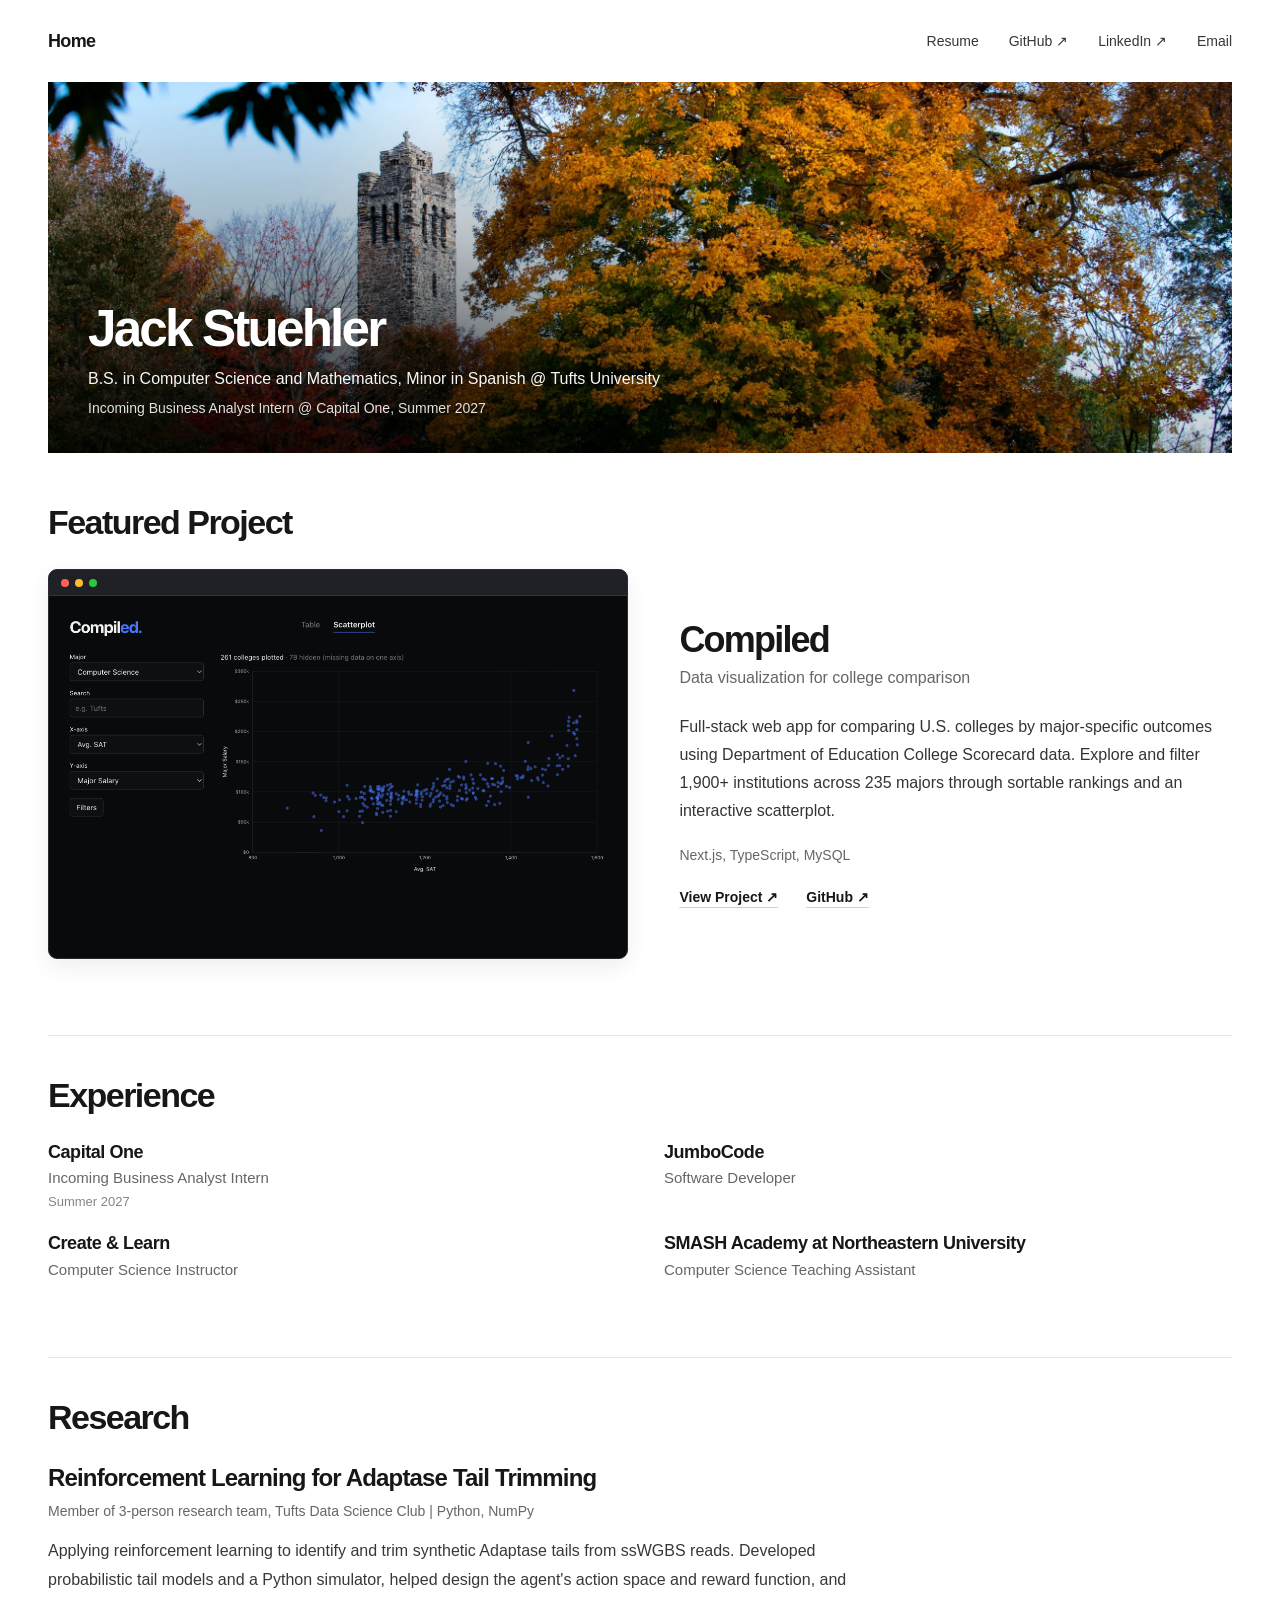
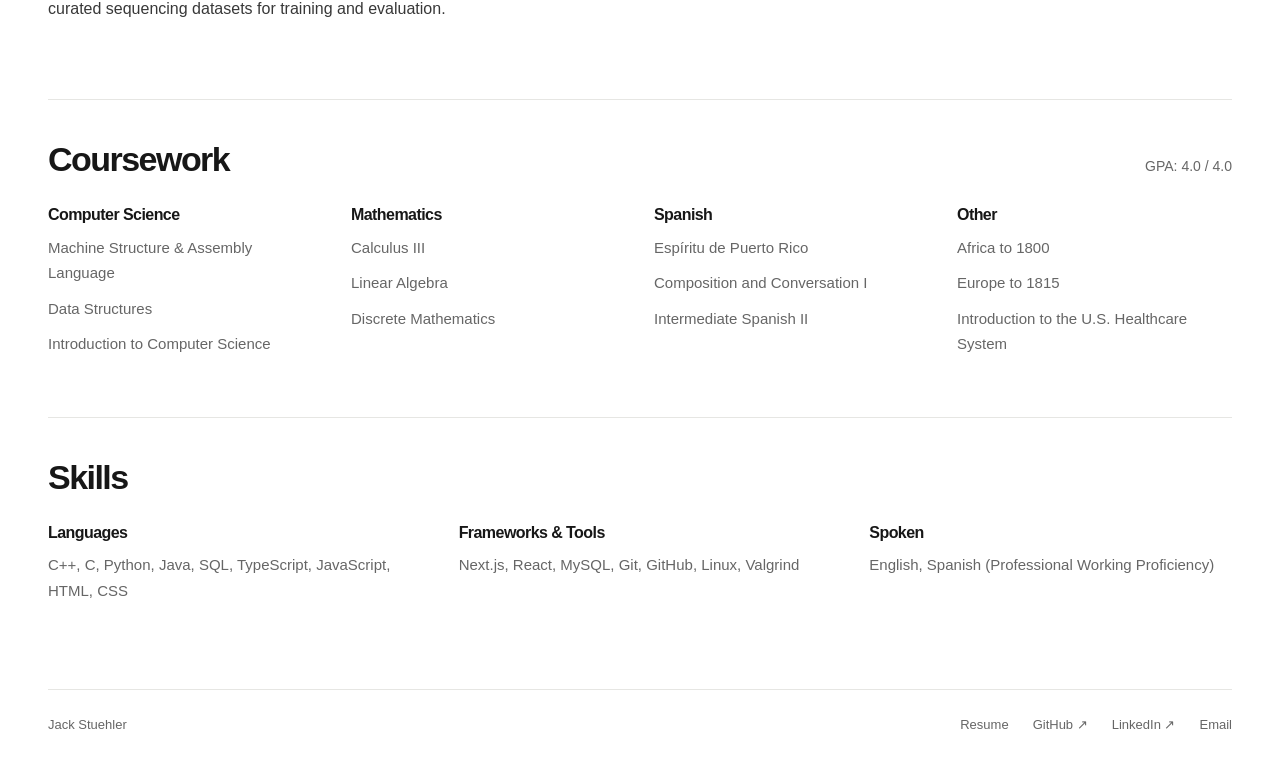
<file: index.html>
<!doctype html>
<html lang="en">
  <head>
    <meta charset="UTF-8" />
    <meta name="viewport" content="width=device-width, initial-scale=1.0" />
    <meta
      name="description"
      content="Jack Stuehler — Computer Science and Mathematics student at Tufts University. Incoming Business Analyst Intern at Capital One."
    />

    <title>Jack Stuehler</title>
    <link rel="stylesheet" href="index.css" />
  </head>

  <body>
    <a class="skip-link" href="#content">Skip to content</a>

    <div class="site-shell">
      <header class="site-header">
        <a class="site-name" href="index.html" aria-label="Jack Stuehler, home">
          Home
        </a>

        <nav class="site-nav" aria-label="Main navigation">
          <a href="resume.html">Resume</a>
          <a
            href="https://github.com/jackstuehler"
            target="_blank"
            rel="noopener noreferrer"
            >GitHub ↗</a
          >
          <a
            href="https://www.linkedin.com/in/jstuehler/"
            target="_blank"
            rel="noopener noreferrer"
            >LinkedIn ↗</a
          >
          <a href="mailto:jack.stuehler@tufts.edu">Email</a>
        </nav>
      </header>

      <main id="content">
        <!-- ==================== HERO ==================== -->
        <section class="hero" aria-labelledby="hero-title">
          <img
            class="hero-image"
            src="tufts-campus.webp"
            alt="Goddard Chapel at Tufts University surrounded by autumn foliage"
            width="2400"
            height="1153"
            fetchpriority="high"
          />

          <div class="hero-content">
            <h1 id="hero-title">Jack Stuehler</h1>

            <p class="hero-education">
              B.S. in Computer Science and Mathematics, Minor in Spanish @ Tufts
              University
            </p>

            <p class="hero-role">
              Incoming Business Analyst Intern @ Capital One, Summer 2027
            </p>
          </div>
        </section>

        <!-- ==================== FEATURED PROJECT ==================== -->
        <section
          class="section featured-section"
          aria-labelledby="featured-title"
        >
          <div class="section-heading">
            <h2 id="featured-title">Featured Project</h2>
          </div>

          <div class="featured-grid">
            <a
              class="project-preview"
              href="https://jackstuehler.com/compiled/scatter"
              target="_blank"
              rel="noopener noreferrer"
              aria-label="Open the Compiled scatterplot"
            >
              <div class="browser-bar" aria-hidden="true">
                <div class="browser-dots">
                  <span></span>
                  <span></span>
                  <span></span>
                </div>
              </div>

              <img
                src="scatterplot.png"
                alt="Compiled college comparison scatterplot"
                loading="lazy"
                decoding="async"
              />
            </a>

            <div class="project-details">
              <h3>Compiled</h3>

              <p class="project-subtitle">
                Data visualization for college comparison
              </p>

              <p class="project-description">
                Full-stack web app for comparing U.S. colleges by major-specific
                outcomes using Department of Education College Scorecard data.
                Explore and filter 1,900+ institutions across 235 majors through
                sortable rankings and an interactive scatterplot.
              </p>

              <p class="project-stack">Next.js, TypeScript, MySQL</p>

              <div class="project-links">
                <a
                  href="https://jackstuehler.com/compiled"
                  target="_blank"
                  rel="noopener noreferrer"
                  >View Project ↗</a
                >

                <a
                  href="https://github.com/jackstuehler/compiled"
                  target="_blank"
                  rel="noopener noreferrer"
                  >GitHub ↗</a
                >
              </div>
            </div>
          </div>
        </section>

        <!-- ==================== EXPERIENCE ==================== -->
        <section class="section" aria-labelledby="experience-title">
          <div class="section-heading">
            <h2 id="experience-title">Experience</h2>
          </div>

          <div class="experience-list">
            <div class="experience-item">
              <h3>Capital One</h3>
              <p>Incoming Business Analyst Intern</p>
              <p class="experience-date">Summer 2027</p>
            </div>

            <div class="experience-item">
              <h3>JumboCode</h3>
              <p>Software Developer</p>
            </div>

            <div class="experience-item">
              <h3>Create &amp; Learn</h3>
              <p>Computer Science Instructor</p>
            </div>

            <div class="experience-item">
              <h3>SMASH Academy at Northeastern University</h3>
              <p>Computer Science Teaching Assistant</p>
            </div>
          </div>
        </section>

        <!-- ==================== RESEARCH ==================== -->
        <section class="section" aria-labelledby="research-title">
          <div class="section-heading">
            <h2 id="research-title">Research</h2>
          </div>

          <div class="research-content">
            <h3>Reinforcement Learning for Adaptase Tail Trimming</h3>

            <p class="research-meta">
              Member of 3-person research team, Tufts Data Science Club |
              Python, NumPy
            </p>

            <p class="research-description">
              Applying reinforcement learning to identify and trim synthetic
              Adaptase tails from ssWGBS reads. Developed probabilistic tail
              models and a Python simulator, helped design the agent's action
              space and reward function, and curated sequencing datasets for
              training and evaluation.
            </p>
          </div>
        </section>

        <!-- ==================== COURSEWORK ==================== -->
        <section
          class="section coursework-section"
          aria-labelledby="coursework-title"
        >
          <div class="section-heading">
            <h2 id="coursework-title">Coursework</h2>
            <span class="coursework-gpa">GPA: 4.0 / 4.0</span>
          </div>

          <div class="coursework-grid">
            <div class="coursework-group">
              <h3>Computer Science</h3>
              <ul class="plain-list">
                <li>Machine Structure &amp; Assembly Language</li>
                <li>Data Structures</li>
                <li>Introduction to Computer Science</li>
              </ul>
            </div>

            <div class="coursework-group">
              <h3>Mathematics</h3>
              <ul class="plain-list">
                <li>Calculus III</li>
                <li>Linear Algebra</li>
                <li>Discrete Mathematics</li>
              </ul>
            </div>

            <div class="coursework-group">
              <h3>Spanish</h3>
              <ul class="plain-list">
                <li>Espíritu de Puerto Rico</li>
                <li>Composition and Conversation I</li>
                <li>Intermediate Spanish II</li>
              </ul>
            </div>

            <div class="coursework-group">
              <h3>Other</h3>
              <ul class="plain-list">
                <li>Africa to 1800</li>
                <li>Europe to 1815</li>
                <li>Introduction to the U.S. Healthcare System</li>
              </ul>
            </div>
          </div>
        </section>

        <!-- ==================== SKILLS ==================== -->
        <section class="section" aria-labelledby="skills-title">
          <div class="section-heading">
            <h2 id="skills-title">Skills</h2>
          </div>

          <div class="skills-grid">
            <div class="skill-group">
              <h3>Languages</h3>
              <p>
                C++, C, Python, Java, SQL, TypeScript, JavaScript, HTML, CSS
              </p>
            </div>

            <div class="skill-group">
              <h3>Frameworks &amp; Tools</h3>
              <p>Next.js, React, MySQL, Git, GitHub, Linux, Valgrind</p>
            </div>

            <div class="skill-group">
              <h3>Spoken</h3>
              <p>English, Spanish (Professional Working Proficiency)</p>
            </div>
          </div>
        </section>
      </main>

      <footer class="site-footer">
        <span>Jack Stuehler</span>

        <div class="footer-links">
          <a href="resume.html">Resume</a>
          <a
            href="https://github.com/jackstuehler"
            target="_blank"
            rel="noopener noreferrer"
            >GitHub ↗</a
          >
          <a
            href="https://www.linkedin.com/in/jstuehler/"
            target="_blank"
            rel="noopener noreferrer"
            >LinkedIn ↗</a
          >
          <a href="mailto:jack.stuehler@tufts.edu">Email</a>
        </div>
      </footer>
    </div>
  </body>
</html>
</file>
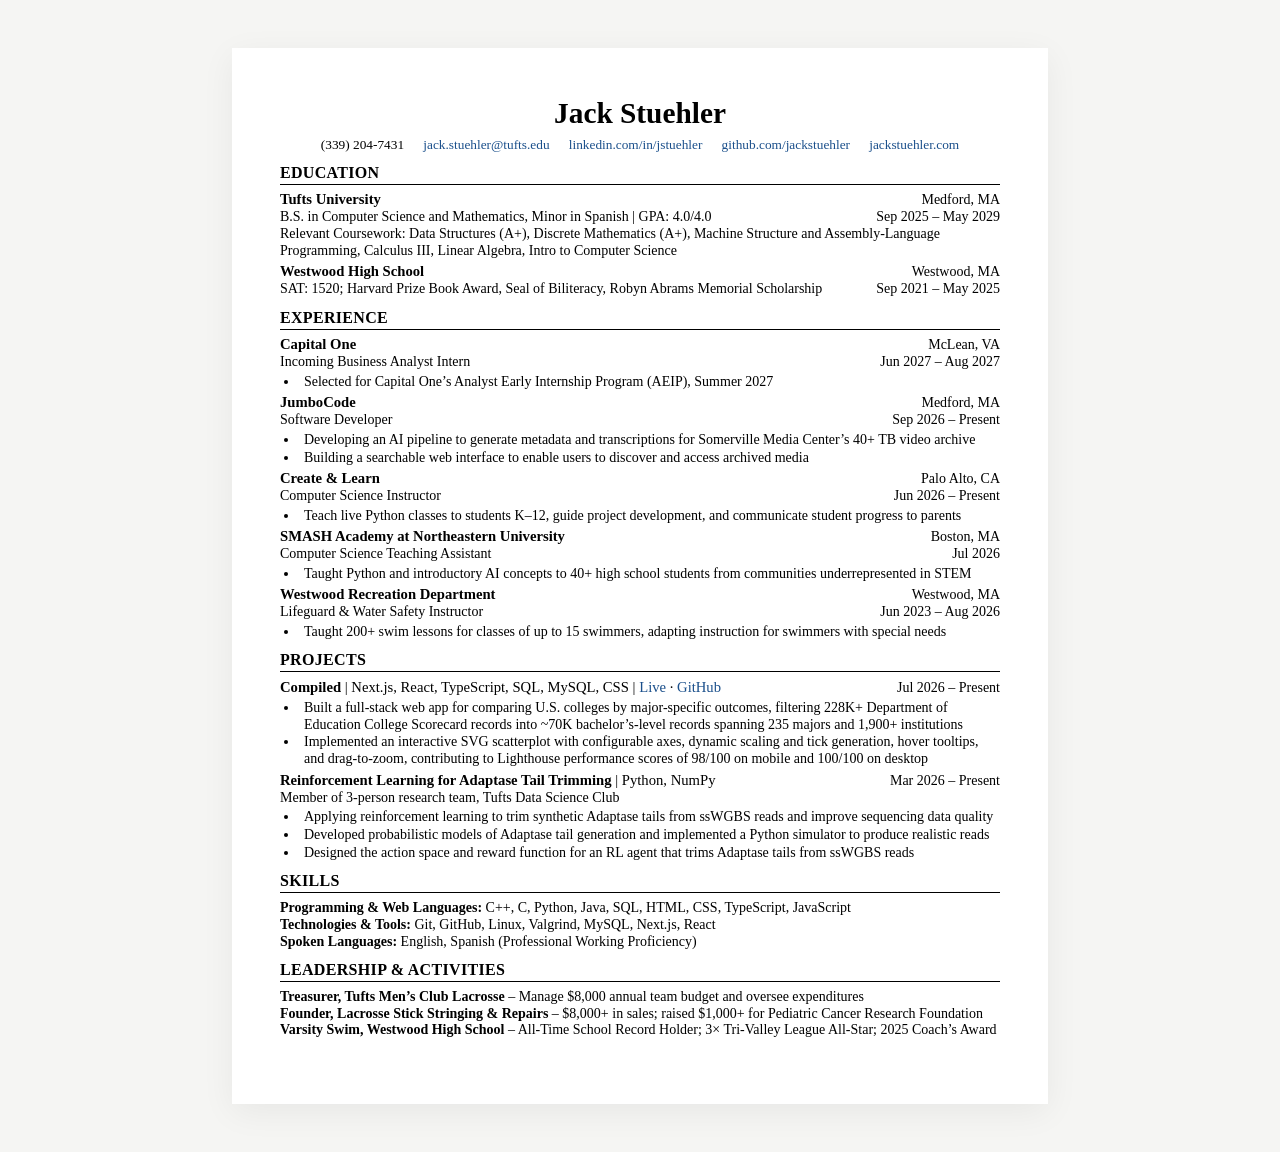
<file: resume.html>
<!doctype html>
<html lang="en">
  <head>
    <meta charset="UTF-8" />
    <meta name="viewport" content="width=device-width, initial-scale=1.0" />

    <title>Jack Stuehler&rsquo;s Resume</title>

    <link rel="stylesheet" href="resume.css" />
  </head>
  <body>
    <div class="page">
      <!-- ==================== HEADER ==================== -->
      <header class="header">
        <h1>Jack Stuehler</h1>

        <div class="contact-info">
          <span>(339) 204-7431</span>

          <a href="mailto:jack.stuehler@tufts.edu">jack.stuehler@tufts.edu</a>

          <a href="https://linkedin.com/in/jstuehler">
            linkedin.com/in/jstuehler
          </a>

          <a href="https://github.com/jackstuehler">
            github.com/jackstuehler
          </a>

          <a href="https://jackstuehler.com"> jackstuehler.com </a>
        </div>
      </header>

      <!-- ==================== EDUCATION ==================== -->
      <section class="section">
        <h2 class="section-title">Education</h2>

        <div class="entry">
          <div class="two-column">
            <span class="entry-heading"><b>Tufts University</b></span>
            <span>Medford, MA</span>
          </div>

          <div class="two-column">
            <span>
              B.S. in Computer Science and Mathematics, Minor in Spanish | GPA:
              4.0/4.0
            </span>
            <span> Sep 2025 &ndash; May 2029</span>
          </div>

          <div>
            Relevant Coursework: Data Structures (A+), Discrete Mathematics
            (A+), Machine Structure and Assembly-Language Programming, Calculus
            III, Linear Algebra, Intro to Computer Science
          </div>
        </div>
        <div class="entry">
          <div class="two-column">
            <span class="entry-heading"><b>Westwood High School</b></span>
            <span>Westwood, MA</span>
          </div>

          <div class="two-column">
            <span>
              SAT: 1520; Harvard Prize Book Award, Seal of Biliteracy, Robyn
              Abrams Memorial Scholarship
            </span>
            <span>Sep 2021 &ndash; May 2025</span>
        </div>
      </section>

      <!-- ==================== EXPERIENCE ==================== -->
      <section class="section">
        <h2 class="section-title">Experience</h2>
        <!-- Capital One -->
        <div class="entry">
          <div class="two-column">
            <span class="entry-heading"><b>Capital One</b></span>
            <span>McLean, VA</span>
          </div>

          <div class="two-column">
            <span class="entry-subheading">Incoming Business Analyst Intern</span>
            <span>Jun 2027 &ndash; Aug 2027</span>
          </div>
            <ul class="bullets">
            <li>
              Selected for Capital One&rsquo;s Analyst Early Internship Program (AEIP), Summer 2027
            </li>
          </ul>
        </div>

        <!-- JumboCode -->
        <div class="entry">
          <div class="two-column">
            <span class="entry-heading"><b>JumboCode</b></span>
            <span>Medford, MA</span>
          </div>

          <div class="two-column">
            <span class="entry-subheading">Software Developer</span>
            <span>Sep 2026 &ndash; Present</span>
          </div>

          <ul class="bullets">
            <li>
              Developing an AI pipeline to generate metadata and transcriptions
              for Somerville Media Center&rsquo;s 40+ TB video archive
            </li>
            <li>
              Building a searchable web interface to enable users to discover
              and access archived media
            </li>
          </ul>
        </div>

        <!-- Create & Learn -->
        <div class="entry">
          <div class="two-column">
            <span class="entry-heading"><b>Create & Learn</b></span>
            <span>Palo Alto, CA</span>
          </div>

          <div class="two-column">
            <span class="entry-subheading">Computer Science Instructor</span>
            <span>Jun 2026 &ndash; Present</span>
          </div>

          <ul class="bullets">
            <li>
              Teach live Python classes to students K&ndash;12, guide project development, and communicate student progress to parents
            </li>
          </ul>
        </div>

        <!-- SMASH Academy -->
        <div class="entry">
          <div class="two-column">
            <span class="entry-heading">
              <b>SMASH Academy at Northeastern University</b>
            </span>
            <span>Boston, MA</span>
          </div>

          <div class="two-column">
            <span class="entry-subheading"
              >Computer Science Teaching Assistant
            </span>
            <span>Jul 2026</span>
          </div>

          <ul class="bullets">
            <li>
              Taught Python and introductory AI concepts to 40+ high school
              students from communities underrepresented in STEM
            </li>
          </ul>
        </div>

        <!-- Westwood Recreation Department -->
        <div class="entry">
          <div class="two-column">
            <span class="entry-heading"
              ><b>Westwood Recreation Department</b></span
            >
            <span>Westwood, MA</span>
          </div>

          <div class="two-column">
            <span class="entry-subheading"
              >Lifeguard &amp; Water Safety Instructor
            </span>
            <span>Jun 2023 &ndash; Aug 2026</span>
          </div>

          <ul class="bullets">
            <li>
              Taught 200+ swim lessons for classes of up to 15 swimmers,
              adapting instruction for swimmers with special needs
            </li>
          </ul>
        </div>
      </section>

      <!-- ==================== PROJECTS ==================== -->
      <section class="section">
        <h2 class="section-title">Projects</h2>

        <div class="entry">
          <div class="two-column">
            <span class="entry-heading">
              <b>Compiled</b> | Next.js, React, TypeScript, SQL, MySQL, CSS |
              <a href="https://jackstuehler.com/compiled" target="_blank"
                >Live</a
              >
              &middot;
              <a href="https://github.com/jackstuehler/compiled" target="_blank"
                >GitHub</a
              >
            </span>
            <span>Jul 2026 &ndash; Present</span>
          </div>

          <ul class="bullets">
            <li>
              Built a full-stack web app for comparing U.S. colleges by
              major-specific outcomes, filtering 228K+ Department of Education
              College Scorecard records into ~70K bachelor&rsquo;s-level records
              spanning 235 majors and 1,900+ institutions
            </li>
            <li>
              Implemented an interactive SVG scatterplot with configurable axes,
              dynamic scaling and tick generation, hover tooltips, and
              drag-to-zoom, contributing to Lighthouse performance scores of
              98/100 on mobile and 100/100 on desktop
            </li>
          </ul>
        </div>

        <div class="entry">
          <div class="two-column">
            <span class="entry-heading">
              <b>Reinforcement Learning for Adaptase Tail Trimming</b>
              <span> | Python, NumPy</span>
            </span>
            <span>Mar 2026 &ndash; Present</span>
          </div>

          <div class="two-column">
            <span class="entry-subheading">
              Member of 3-person research team, Tufts Data Science Club
            </span>
          </div>

          <ul class="bullets">
            <li>
              Applying reinforcement learning to trim synthetic Adaptase tails
              from ssWGBS reads and improve sequencing data quality
            </li>

            <li>
              Developed probabilistic models of Adaptase tail generation and
              implemented a Python simulator to produce realistic reads
            </li>

            <li>
              Designed the action space and reward function for an RL agent that
              trims Adaptase tails from ssWGBS reads
            </li>
          </ul>
        </div>
      </section>

      <!-- ==================== SKILLS ==================== -->
      <section class="section">
        <h2 class="section-title">Skills</h2>

        <div class="entry">
          <div>
            <b>Programming & Web Languages:</b> C++, C, Python, Java, SQL, HTML,
            CSS, TypeScript, JavaScript
          </div>
          <div>
            <b>Technologies & Tools:</b> Git, GitHub, Linux, Valgrind, MySQL,
            Next.js, React
          </div>

          <div>
            <b>Spoken Languages:</b> English, Spanish (Professional Working
            Proficiency)
          </div>
        </div>
      </section>

      <!-- ==================== LEADERSHIP & ACTIVITIES ==================== -->
      <section class="section">
        <h2 class="section-title">Leadership &amp; Activities</h2>

        <div class="activity">
          <b>Treasurer, Tufts Men&rsquo;s Club Lacrosse</b> &ndash; Manage $8,000
          annual team budget and oversee expenditures
        </div>

        <div class="activity">
          <b>Founder, Lacrosse Stick Stringing &amp; Repairs</b>
          &ndash; $8,000+ in sales; raised $1,000+ for Pediatric Cancer Research
          Foundation
        </div>

        <div class="activity">
          <b>Varsity Swim, Westwood High School</b> &ndash; All-Time School
          Record Holder; 3&times; Tri-Valley League All-Star; 2025 Coach&rsquo;s
          Award
        </div>
      </section>
    </div>
  </body>
</html>
</file>
<file: index.css>
/* ============================================
   DESIGN TOKENS
   ============================================ */

:root {
  --background: #ffffff;
  --surface: #f7f7f5;
  --text: #171717;
  --secondary: #666666;
  --subtle: #858585;
  --border: #e6e6e3;
  --border-strong: #cececa;

  --font:
    -apple-system, BlinkMacSystemFont, "Segoe UI", Helvetica, Arial, sans-serif;

  --content-width: 1200px;
  --page-gutter: 48px;
  --section-spacing: 76px;
}

/* ============================================
   RESET AND BASE
   ============================================ */

*,
*::before,
*::after {
  box-sizing: border-box;
}

html {
  scroll-behavior: smooth;
}

body {
  margin: 0;
  background: var(--background);
  color: var(--text);
  font-family: var(--font);
  font-size: 16px;
  line-height: 1.6;
  -webkit-font-smoothing: antialiased;
  text-rendering: optimizeLegibility;
}

img {
  display: block;
  max-width: 100%;
}

h1,
h2,
h3,
p {
  margin-top: 0;
}

h1,
h2,
h3 {
  letter-spacing: -0.035em;
  line-height: 1.15;
}

a {
  color: inherit;
  text-decoration: none;
  text-underline-offset: 4px;
  transition:
    color 160ms ease,
    opacity 160ms ease,
    border-color 160ms ease;
}

a:hover {
  color: var(--secondary);
}

a:focus-visible {
  outline: 3px solid #4b7198;
  outline-offset: 5px;
  border-radius: 3px;
}

::selection {
  background: #deded9;
  color: var(--text);
}

.site-shell {
  width: min(var(--content-width), calc(100% - 2 * var(--page-gutter)));
  margin-inline: auto;
}

.skip-link {
  position: fixed;
  z-index: 100;
  top: -100px;
  left: 16px;
  padding: 12px 18px;
  background: var(--text);
  color: white;
  border-radius: 6px;
}

.skip-link:focus {
  top: 16px;
  color: white;
}

/* ============================================
   HEADER AND NAVIGATION
   ============================================ */

.site-header {
  display: flex;
  justify-content: space-between;
  align-items: center;
  gap: 32px;
  min-height: 82px;
}

.site-name {
  flex-shrink: 0;
  color: var(--text);
  font-size: 18px;
  font-weight: 700;
  letter-spacing: -0.035em;
}

.site-name:hover {
  color: var(--text);
}

.site-nav {
  display: flex;
  align-items: center;
  flex-wrap: wrap;
  justify-content: flex-end;
  gap: 10px 30px;
}

.site-nav a {
  padding-block: 8px;
  color: #363636;
  font-size: 14px;
  font-weight: 500;
}

.site-nav a:hover {
  color: #000000;
  text-decoration: underline;
}

/* ============================================
   CONTAINED PHOTOGRAPHIC HERO
   ============================================ */

.hero {
  position: relative;
  display: flex;
  align-items: flex-end;
  isolation: isolate;

  width: 100%;
  min-height: clamp(340px, 29vw, 390px);

  overflow: hidden;
  border-radius: 0;
  background: #41483b;
}

/*
 * Top alignment protects the chapel tower
 * from vertical cropping.
 */

.hero-image {
  position: absolute;
  z-index: -2;
  inset: 0;

  width: 100%;
  height: 100%;

  object-fit: cover;
  object-position: center top;
}

/*
 * Localized shading concentrates contrast
 * behind the lower-left introduction.
 *
 * The rest of the photograph remains bright.
 */

.hero::after {
  content: "";
  position: absolute;
  z-index: -1;
  inset: 0;
  pointer-events: none;

  background:
    radial-gradient(
      ellipse 78% 95% at 18% 100%,
      rgba(0, 0, 0, 0.84) 0%,
      rgba(0, 0, 0, 0.55) 34%,
      rgba(0, 0, 0, 0.22) 65%,
      transparent 100%
    ),
    linear-gradient(to top, rgba(0, 0, 0, 0.18) 0%, transparent 38%);
}

.hero-content {
  width: 100%;
  max-width: none;
  margin: 0;

  padding: 0 40px 34px;

  border: 0;
  border-radius: 0;
  background: transparent;
  box-shadow: none;

  color: #ffffff;
}

.hero h1 {
  max-width: 750px;
  margin-bottom: 11px;

  color: #ffffff;
  font-size: clamp(38px, 4vw, 52px);
  font-weight: 720;
  line-height: 1.06;
  letter-spacing: -0.055em;
}

.hero-education {
  max-width: 760px;
  margin-bottom: 7px;

  color: rgba(255, 255, 255, 0.97);
  font-size: 16px;
  line-height: 1.5;
}

.hero-role {
  max-width: 760px;
  margin-bottom: 0;

  color: rgba(255, 255, 255, 0.88);
  font-size: 14px;
  line-height: 1.5;
}

/* ============================================
   SHARED SECTION STYLES
   ============================================ */

.section {
  margin-top: var(--section-spacing);
}

.section-heading {
  display: flex;
  align-items: baseline;
  justify-content: space-between;
  gap: 24px;
  margin-bottom: 27px;
}

.section-heading h2 {
  margin-bottom: 0;
  font-size: clamp(27px, 3vw, 34px);
  font-weight: 700;
  letter-spacing: -0.045em;
}

.section + .section {
  padding-top: 40px;
  border-top: 1px solid var(--border);
}

/* ============================================
   FEATURED PROJECT
   ============================================ */

.featured-section {
  margin-top: 50px;
}

.featured-grid {
  display: grid;
  grid-template-columns:
    minmax(0, 1.05fr)
    minmax(0, 1fr);
  align-items: center;
  gap: clamp(32px, 4vw, 60px);
}

.project-preview {
  display: block;
  overflow: hidden;
  align-self: start;
  border: 1px solid #292b31;
  border-radius: 9px;
  background: #090a0c;
  box-shadow: 0 8px 22px rgba(0, 0, 0, 0.07);
  transition:
    transform 180ms ease,
    box-shadow 180ms ease;
}

.project-preview:hover {
  transform: translateY(-3px);
  box-shadow: 0 14px 28px rgba(0, 0, 0, 0.12);
}

.browser-bar {
  display: flex;
  align-items: center;
  height: 26px;
  padding-inline: 12px;
  background: #202126;
  border-bottom: 1px solid #34353a;
}

.browser-dots {
  display: flex;
  gap: 6px;
}

.browser-dots span {
  width: 8px;
  height: 8px;
  border-radius: 50%;
}

.browser-dots span:nth-child(1) {
  background: #ff5f57;
}

.browser-dots span:nth-child(2) {
  background: #febc2e;
}

.browser-dots span:nth-child(3) {
  background: #28c840;
}

.project-preview img {
  width: 100%;
  height: auto;
  transition: transform 220ms ease;
}

.project-preview:hover img {
  transform: scale(1.012);
}

.project-details h3 {
  margin-bottom: 5px;
  font-size: clamp(27px, 3vw, 36px);
  font-weight: 700;
  letter-spacing: -0.05em;
}

.project-subtitle {
  margin-bottom: 23px;
  color: var(--secondary);
  font-size: 16px;
  line-height: 1.5;
}

.project-description {
  max-width: 560px;
  margin-bottom: 19px;
  color: #343434;
  font-size: 16px;
  line-height: 1.75;
}

.project-stack {
  margin-bottom: 20px;
  color: var(--secondary);
  font-size: 14px;
}

.project-links {
  display: flex;
  flex-wrap: wrap;
  gap: 12px 28px;
}

.project-links a {
  color: var(--text);
  font-size: 14px;
  font-weight: 600;
  text-decoration: underline;
  text-decoration-color: var(--border-strong);
  text-underline-offset: 5px;
}

.project-links a:hover {
  text-decoration-color: var(--text);
}

/* ============================================
   EXPERIENCE
   ============================================ */

.experience-list {
  display: grid;
  grid-template-columns: repeat(2, minmax(0, 1fr));
  gap: 22px 48px;
  align-items: start;
}

.experience-item {
  min-width: 0;
}

.experience-item h3 {
  margin-bottom: 4px;
  font-size: 18px;
  font-weight: 650;
  letter-spacing: -0.025em;
}

.experience-item p {
  margin-bottom: 0;
  color: var(--secondary);
  font-size: 15px;
  line-height: 1.55;
}

.experience-item .experience-date {
  display: block;
  margin-top: 2px;
  color: var(--subtle);
  font-size: 13px;
  line-height: 1.5;
}

/* ============================================
   RESEARCH
   ============================================ */

.research-content {
  max-width: 830px;
}

.research-content h3 {
  margin-bottom: 8px;
  font-size: clamp(21px, 2.3vw, 24px);
  font-weight: 650;
}

.research-meta {
  margin-bottom: 14px;
  color: var(--secondary);
  font-size: 14px;
  line-height: 1.65;
}

.research-description {
  margin-bottom: 0;
  color: #383838;
  font-size: 16px;
  line-height: 1.8;
}

/* ============================================
   COURSEWORK
   ============================================ */

.coursework-section .section-heading {
  flex-wrap: wrap;
  gap: 8px 20px;
}

.coursework-gpa {
  color: var(--secondary);
  font-size: 14px;
  font-weight: 500;
  white-space: nowrap;
}

.coursework-grid {
  display: grid;
  grid-template-columns: repeat(4, minmax(0, 1fr));
  gap: 28px;
}

.coursework-group {
  min-width: 0;
}

.coursework-group h3 {
  margin-bottom: 10px;
  font-size: 16px;
  font-weight: 650;
}

.plain-list {
  display: grid;
  gap: 10px;
  margin: 0;
  padding: 0;
  list-style: none;
}

.plain-list li {
  color: var(--secondary);
  font-size: 15px;
  line-height: 1.7;
}

/*
 * A slightly tighter transition from
 * Coursework into Skills.
 */

.coursework-section + .section {
  margin-top: 60px;
}

/* ============================================
   SKILLS
   ============================================ */

.skills-grid {
  display: grid;
  grid-template-columns:
    minmax(0, 1fr)
    minmax(0, 1fr)
    minmax(0, 1fr);
  gap: 28px 48px;
}

.skill-group h3 {
  margin-bottom: 10px;
  font-size: 16px;
  font-weight: 650;
}

.skill-group p {
  margin-bottom: 0;
  color: var(--secondary);
  font-size: 15px;
  line-height: 1.7;
}

/* ============================================
   FOOTER
   ============================================ */

.site-footer {
  display: flex;
  align-items: center;
  justify-content: space-between;
  gap: 20px;
  margin-top: 86px;
  padding: 25px 0 40px;
  border-top: 1px solid var(--border);
}

.site-footer > span {
  color: var(--secondary);
  font-size: 13px;
}

.footer-links {
  display: flex;
  flex-wrap: wrap;
  gap: 12px 24px;
}

.footer-links a {
  color: var(--secondary);
  font-size: 13px;
}

.footer-links a:hover {
  color: var(--text);
  text-decoration: underline;
}

/* ============================================
   TABLET
   ============================================ */

@media (max-width: 1000px) {
  :root {
    --page-gutter: 32px;
  }

  .hero {
    min-height: 350px;
  }

  .hero-content {
    padding-inline: 30px;
  }

  .featured-grid {
    grid-template-columns: 1fr;
    gap: 28px;
  }

  .project-preview {
    width: min(100%, 720px);
  }

  .project-details {
    max-width: 720px;
  }

  .coursework-grid {
    grid-template-columns: repeat(2, minmax(0, 1fr));
  }

  .skills-grid {
    gap: 26px;
  }
}

/* ============================================
   MOBILE
   ============================================ */

@media (max-width: 700px) {
  :root {
    --page-gutter: 18px;
    --section-spacing: 54px;
  }

  .site-header {
    align-items: flex-start;
    flex-direction: column;
    justify-content: center;
    gap: 8px;
    padding-block: 18px;
  }

  .site-name {
    font-size: 18px;
  }

  .site-nav {
    justify-content: flex-start;
    gap: 4px 20px;
  }

  .site-nav a {
    font-size: 13px;
  }

  .hero {
    min-height: 390px;
  }

  .hero-image {
    object-position: 35% top;
  }

  .hero::after {
    background:
      radial-gradient(
        ellipse 115% 85% at 25% 100%,
        rgba(0, 0, 0, 0.88) 0%,
        rgba(0, 0, 0, 0.56) 43%,
        transparent 100%
      ),
      linear-gradient(to top, rgba(0, 0, 0, 0.22), transparent 45%);
  }

  .hero-content {
    padding: 0 22px 26px;
  }

  .hero h1 {
    margin-bottom: 11px;
    font-size: clamp(34px, 8vw, 44px);
  }

  .hero-education {
    font-size: 14px;
  }

  .hero-role {
    font-size: 13px;
  }

  .featured-section {
    margin-top: 42px;
  }

  .section-heading {
    margin-bottom: 22px;
  }

  .section-heading h2 {
    font-size: 27px;
  }

  .section + .section {
    padding-top: 29px;
  }

  .project-details h3 {
    font-size: 30px;
  }

  .project-subtitle {
    margin-bottom: 17px;
    font-size: 15px;
  }

  .project-description,
  .research-description {
    font-size: 15px;
    line-height: 1.75;
  }

  .experience-list,
  .coursework-grid,
  .skills-grid {
    grid-template-columns: 1fr;
    gap: 24px;
  }

  .experience-item h3 {
    font-size: 17px;
  }

  .coursework-section + .section {
    margin-top: 48px;
  }

  .site-footer {
    flex-direction: column;
    align-items: flex-start;
    gap: 14px;
    margin-top: 60px;
    padding-bottom: 28px;
  }
}

@media (max-width: 380px) {
  .hero {
    min-height: 410px;
  }

  .hero h1 {
    font-size: 33px;
  }

  .site-nav {
    gap: 2px 15px;
  }
}

/* ============================================
   ACCESSIBILITY
   ============================================ */

@media (prefers-reduced-motion: reduce) {
  html {
    scroll-behavior: auto;
  }

  *,
  *::before,
  *::after {
    transition-duration: 0.01ms !important;
    animation-duration: 0.01ms !important;
    animation-iteration-count: 1 !important;
  }
}
</file>
<file: resume.css>
/* ============================================
   CSS VARIABLES
   ============================================ */
:root {
  --color-text: #000000;
  --color-text-secondary: #000000;
  --color-rule: #000000;
  --color-link: #1a4f8b;

  --font-heading: "Times New Roman", Times, serif;
  --font-body: "Times New Roman", Times, serif;

  --page-width: 8.5in;
  --page-min-height: 11in;
  --page-margin-x: 0.5in;
  --page-margin-top: 0.5in;
  --page-margin-bottom: 0.5in;

  --section-gap: 0.1in;
  --entry-gap: 0.04in;

  --font-size-name: 22pt;
  --font-size-contact: 10pt;
  --font-size-section: 12pt;
  --font-size-heading: 11pt;
  --font-size-subheading: 10.5pt;
  --font-size-body: 10.5pt;

  --line-height-body: 1.2;
}

/* ============================================
   RESET & BASE
   ============================================ */
*,
*::before,
*::after {
  margin: 0;
  padding: 0;
  box-sizing: border-box;
}

html {
  -webkit-print-color-adjust: exact;
  print-color-adjust: exact;
}

body {
  font-family: var(--font-body);
  font-size: var(--font-size-body);
  line-height: var(--line-height-body);
  color: var(--color-text);
  background: #f5f5f3;
}

a {
  color: var(--color-link);
  text-decoration: none;
}

a:hover {
  text-decoration: underline;
}

/* ============================================
   PAGE CONTAINER
   ============================================ */
.page {
  width: var(--page-width);
  min-height: var(--page-min-height);
  margin: 0.5in auto;
  padding: var(--page-margin-top) var(--page-margin-x) var(--page-margin-bottom);
  background: white;
  box-shadow: 0 8px 32px rgba(0, 0, 0, 0.06);
}

/* ============================================
   HEADER
   ============================================ */
.header {
  text-align: center;
}

.header h1 {
  font-family: var(--font-heading);
  font-size: var(--font-size-name);
  font-weight: 600;
  color: var(--color-text);
  margin-bottom: 0.06in;
}

.contact-info {
  font-size: var(--font-size-contact);
  color: var(--color-text-secondary);
  display: flex;
  justify-content: center;
  flex-wrap: wrap;
  gap: 0 0.2in;
}

/* ============================================
   SECTIONS
   ============================================ */
.section {
  margin-top: var(--section-gap);
}

.section-title {
  font-family: var(--font-heading);
  font-size: var(--font-size-section);
  font-weight: 700;
  color: var(--color-text);
  text-transform: uppercase;
  letter-spacing: 0.02em;
  border-bottom: 1pt solid var(--color-rule);
  padding-bottom: 0.02in;
  margin-bottom: 0.07in;
}

.two-column {
  display: flex;
  justify-content: space-between;
  align-items: baseline;
  gap: 0.2in;
}

/* ============================================
   ENTRY
   ============================================ */
.entry {
  margin-bottom: var(--entry-gap);
}

.entry-heading {
  font-size: var(--font-size-heading);
  color: var(--color-text);
}

.entry-subheading {
  font-size: var(--font-size-subheading);
  color: var(--color-text);
}

/* ============================================
   BULLET LISTS
   ============================================ */
.bullets {
  margin-top: 0.03in;
  padding-left: 0.2in;
}

.bullets li {
  font-size: var(--font-size-body);
  color: var(--color-text-secondary);
  line-height: var(--line-height-body);
  padding-left: 0.05in;
  margin-bottom: 0.01in;
  break-inside: avoid;
}

/* ============================================
   PRINT STYLES
   ============================================ */
@media print {
  @page {
    size: letter;
    margin: 0.5in;
  }

  body {
    background: white;
  }

  .page {
    margin: 0;
    box-shadow: none;
    width: 100%;
    min-height: 0;
    padding: 0;
  }

  .entry {
    break-inside: avoid;
  }

  .section-title {
    break-after: avoid;
  }
}

/* ============================================
   SCREEN RESPONSIVE (for mobile viewing)
   ============================================ */

@media screen and (max-width: 700px) {
  body {
    background: white;
  }

  .page {
    width: 100%;
    min-height: auto;
    margin: 0;
    padding: 0.3in;
    box-shadow: none;
  }

  .contact-info {
    flex-direction: column;
    gap: 0.02in;
  }
}
</file>
